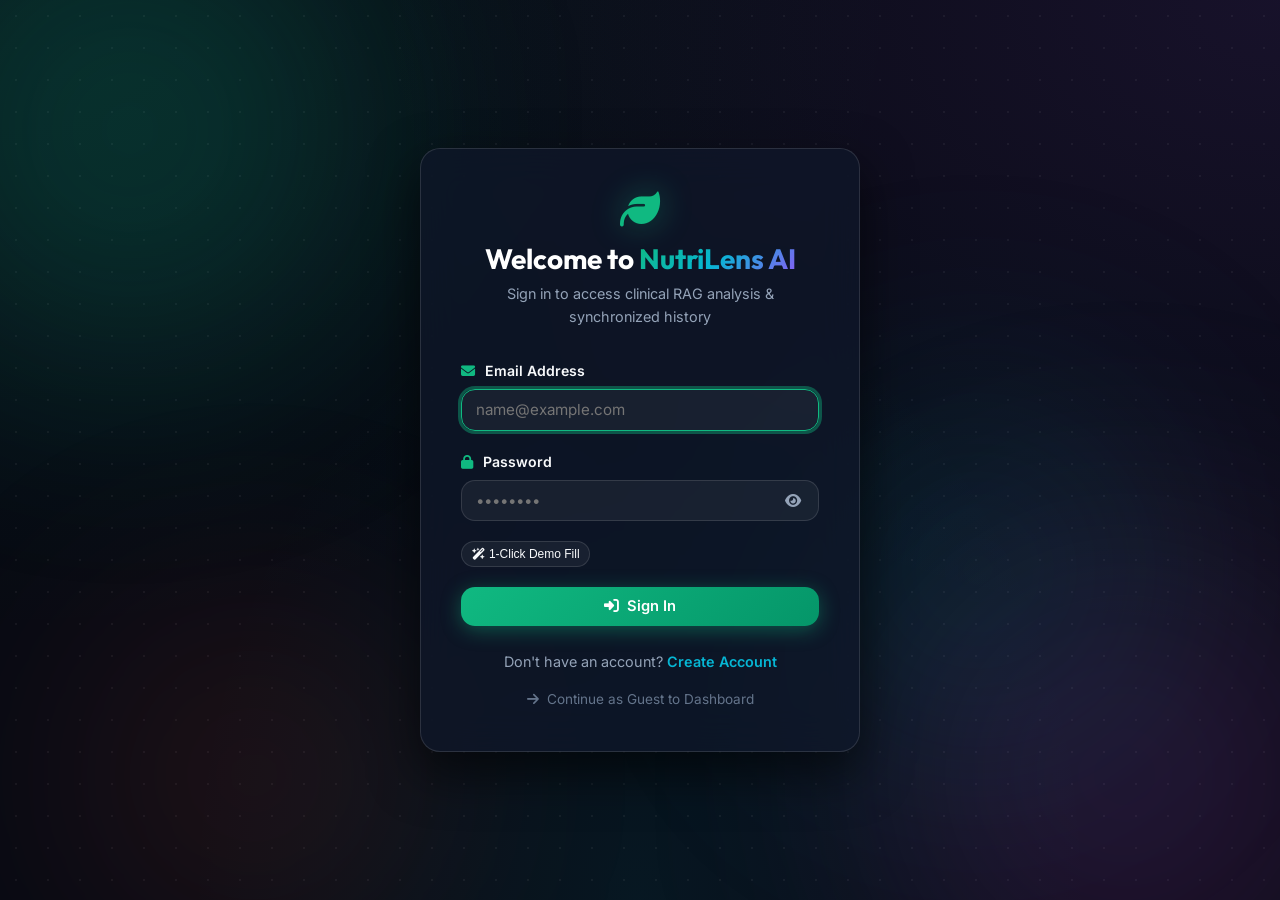
<file: nutrilens-ai/frontend/login.html>
<!DOCTYPE html>
<html lang="en">
<head>
  <meta charset="UTF-8">
  <meta name="viewport" content="width=device-width, initial-scale=1.0">
  <title>Sign In — NutriLens AI</title>
  <meta name="description" content="Log in to NutriLens AI to access your personalized nutritional health evaluations and synchronized scan history.">
  
  <!-- Google Fonts: Inter & Outfit -->
  <link rel="preconnect" href="https://fonts.googleapis.com">
  <link rel="preconnect" href="https://fonts.gstatic.com" crossorigin>
  <link href="https://fonts.googleapis.com/css2?family=Inter:wght@300;400;500;600;700&family=Outfit:wght@500;600;700;800&display=swap" rel="stylesheet">
  
  <!-- FontAwesome Icons -->
  <link rel="stylesheet" href="https://cdnjs.cloudflare.com/ajax/libs/font-awesome/6.5.1/css/all.min.css">
  
  <!-- Glassmorphism Stylesheet -->
  <link rel="stylesheet" href="css/style.css">

  <style>
    .auth-page-wrapper {
      min-height: 100vh;
      display: flex;
      align-items: center;
      justify-content: center;
      padding: 2rem 1rem;
      position: relative;
      z-index: 10;
    }
    .auth-card-standalone {
      width: 100%;
      max-width: 440px;
      padding: 2.5rem;
      border-radius: var(--radius-lg);
      background: var(--bg-card);
      border: 1px solid var(--bg-card-border);
      backdrop-filter: blur(20px);
      box-shadow: 0 20px 50px rgba(0, 0, 0, 0.6);
      animation: slideUp 0.35s cubic-bezier(0.16, 1, 0.3, 1);
    }
    .auth-header {
      text-align: center;
      margin-bottom: 2rem;
    }
    .auth-header .brand-icon {
      font-size: 2.5rem;
      color: var(--primary);
      margin-bottom: 0.75rem;
      filter: drop-shadow(0 0 16px var(--primary-glow));
    }
    .auth-header h1 {
      font-size: 1.75rem;
      margin-bottom: 0.35rem;
    }
    .auth-header p {
      color: var(--text-muted);
      font-size: 0.9rem;
    }
    .auth-footer-links {
      text-align: center;
      margin-top: 1.5rem;
      font-size: 0.9rem;
      color: var(--text-muted);
    }
    .quick-guest-btn {
      margin-top: 1rem;
      display: flex;
      align-items: center;
      justify-content: center;
      gap: 0.5rem;
      width: 100%;
      color: var(--text-dim);
      font-size: 0.85rem;
      text-decoration: none;
      transition: color var(--transition-fast);
    }
    .quick-guest-btn:hover {
      color: var(--text-main);
    }
  </style>
</head>
<body>

  <!-- Ambient Animated Floating Glow Orbs -->
  <div class="bg-glow glow-1"></div>
  <div class="bg-glow glow-2"></div>
  <div class="bg-glow glow-3"></div>
  <div class="bg-glow glow-4"></div>

  <div class="auth-page-wrapper">
    <div class="auth-card-standalone">
      
      <div class="auth-header">
        <i class="fa-solid fa-leaf brand-icon"></i>
        <h1>Welcome to <span class="gradient-text">NutriLens AI</span></h1>
        <p>Sign in to access clinical RAG analysis & synchronized history</p>
      </div>

      <div id="login-alert" class="auth-alert hidden"></div>

      <form id="standalone-login-form">
        <div class="form-group">
          <label for="login-email"><i class="fa-solid fa-envelope"></i> Email Address</label>
          <input type="email" id="login-email" placeholder="name@example.com" required autocomplete="username" autofocus>
        </div>

        <div class="form-group">
          <label for="login-password"><i class="fa-solid fa-lock"></i> Password</label>
          <div class="password-input-wrapper">
            <input type="password" id="login-password" placeholder="••••••••" required autocomplete="current-password">
            <button type="button" class="btn-password-toggle" id="btn-toggle-pwd" aria-label="Toggle password visibility">
              <i class="fa-solid fa-eye"></i>
            </button>
          </div>
        </div>

        <div style="display:flex; justify-content:space-between; align-items:center; margin-bottom:1.25rem;">
          <button type="button" id="btn-fill-demo" class="chip" style="font-size:0.75rem; padding:0.3rem 0.6rem;">
            <i class="fa-solid fa-wand-magic-sparkles"></i> 1-Click Demo Fill
          </button>
        </div>

        <div class="form-actions">
          <button type="submit" id="btn-login-submit" class="btn btn-primary btn-block">
            <i class="fa-solid fa-right-to-bracket"></i> <span class="btn-text">Sign In</span>
          </button>
        </div>
      </form>

      <div class="auth-footer-links">
        Don't have an account? <a href="register.html" class="auth-link">Create Account</a>
      </div>

      <a href="dashboard.html" class="quick-guest-btn">
        <i class="fa-solid fa-arrow-right"></i> Continue as Guest to Dashboard
      </a>

    </div>
  </div>

  <div id="toast-container" class="toast-container"></div>

  <script>
    const API_BASE = "/api/v1";

    // Auto-redirect if already logged in
    if (localStorage.getItem("nutrilens_token")) {
      window.location.href = "dashboard.html";
    }

    const form = document.getElementById("standalone-login-form");
    const emailInput = document.getElementById("login-email");
    const passwordInput = document.getElementById("login-password");
    const submitBtn = document.getElementById("btn-login-submit");
    const alertBox = document.getElementById("login-alert");
    const togglePwdBtn = document.getElementById("btn-toggle-pwd");

    togglePwdBtn.addEventListener("click", () => {
      const isPwd = passwordInput.type === "password";
      passwordInput.type = isPwd ? "text" : "password";
      togglePwdBtn.innerHTML = isPwd ? `<i class="fa-solid fa-eye-slash"></i>` : `<i class="fa-solid fa-eye"></i>`;
    });

    const demoBtn = document.getElementById("btn-fill-demo");
    if (demoBtn) {
      demoBtn.addEventListener("click", () => {
        emailInput.value = "sanjana_eval@example.com";
        passwordInput.value = "SecurePassword123!";
      });
    }

    form.addEventListener("submit", async (e) => {
      e.preventDefault();
      const email = emailInput.value.trim();
      const password = passwordInput.value;

      if (!email || !password) return;

      submitBtn.disabled = true;
      submitBtn.innerHTML = `<i class="fa-solid fa-spinner fa-spin"></i> Authenticating...`;
      alertBox.classList.add("hidden");

      try {
        const res = await fetch(`${API_BASE}/users/login`, {
          method: "POST",
          headers: { "Content-Type": "application/json" },
          body: JSON.stringify({ email, password }),
        });

        const data = await res.json();

        if (!res.ok) {
          throw new Error(data.detail || "Invalid email or password.");
        }

        // Save token and user details
        localStorage.setItem("nutrilens_token", data.access_token);
        localStorage.setItem("nutrilens_user", JSON.stringify(data.user));
        if (data.user) {
          localStorage.setItem("nutrilens_profile", JSON.stringify({
            age: data.user.age || 30,
            health_conditions: data.user.health_conditions || {},
            allergies: data.user.allergies || [],
            preferred_language: data.user.preferred_language || "en"
          }));
        }

        alertBox.className = "auth-alert auth-alert-success";
        alertBox.innerHTML = `<i class="fa-solid fa-circle-check"></i> Sign in successful! Redirecting...`;
        alertBox.classList.remove("hidden");

        setTimeout(() => {
          window.location.href = "dashboard.html";
        }, 600);

      } catch (err) {
        alertBox.className = "auth-alert auth-alert-error";
        alertBox.innerHTML = `<i class="fa-solid fa-triangle-exclamation"></i> ${err.message}`;
        alertBox.classList.remove("hidden");
        submitBtn.disabled = false;
        submitBtn.innerHTML = `<i class="fa-solid fa-right-to-bracket"></i> Sign In`;
      }
    });
  </script>
</body>
</html>
</file>
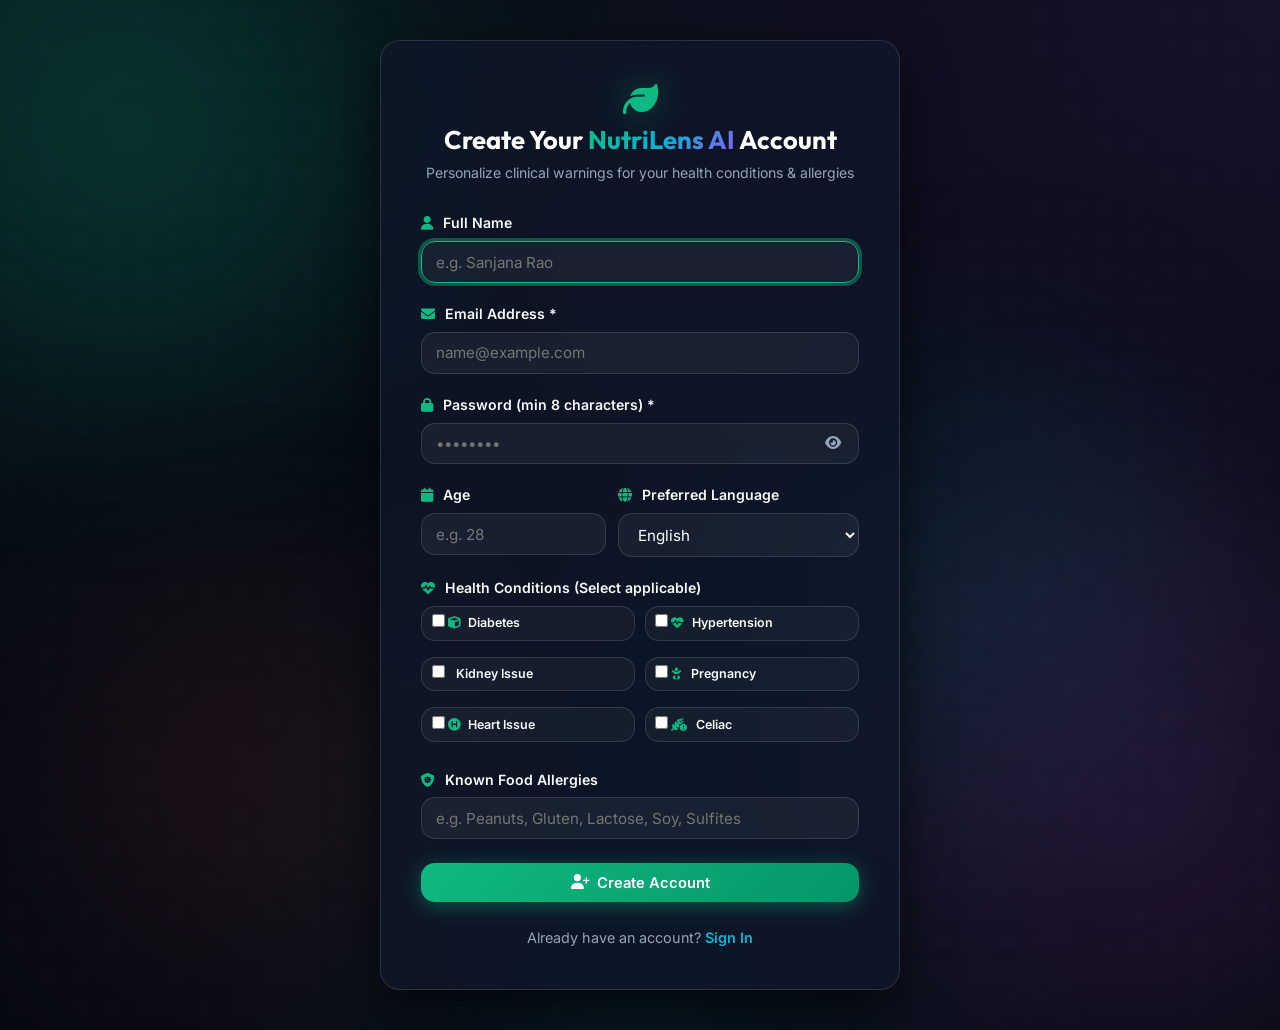
<file: nutrilens-ai/frontend/register.html>
<!DOCTYPE html>
<html lang="en">
<head>
  <meta charset="UTF-8">
  <meta name="viewport" content="width=device-width, initial-scale=1.0">
  <title>Create Free Account — NutriLens AI</title>
  <meta name="description" content="Sign up for NutriLens AI to personalize food health risk assessments, detect allergens, and track your dietary scan history.">
  
  <!-- Google Fonts: Inter & Outfit -->
  <link rel="preconnect" href="https://fonts.googleapis.com">
  <link rel="preconnect" href="https://fonts.gstatic.com" crossorigin>
  <link href="https://fonts.googleapis.com/css2?family=Inter:wght@300;400;500;600;700&family=Outfit:wght@500;600;700;800&display=swap" rel="stylesheet">
  
  <!-- FontAwesome Icons -->
  <link rel="stylesheet" href="https://cdnjs.cloudflare.com/ajax/libs/font-awesome/6.5.1/css/all.min.css">
  
  <!-- Glassmorphism Stylesheet -->
  <link rel="stylesheet" href="css/style.css">

  <style>
    .auth-page-wrapper {
      min-height: 100vh;
      display: flex;
      align-items: center;
      justify-content: center;
      padding: 2.5rem 1rem;
      position: relative;
      z-index: 10;
    }
    .auth-card-standalone {
      width: 100%;
      max-width: 520px;
      padding: 2.5rem;
      border-radius: var(--radius-lg);
      background: var(--bg-card);
      border: 1px solid var(--bg-card-border);
      backdrop-filter: blur(20px);
      box-shadow: 0 20px 50px rgba(0, 0, 0, 0.6);
      animation: slideUp 0.35s cubic-bezier(0.16, 1, 0.3, 1);
    }
    .auth-header {
      text-align: center;
      margin-bottom: 1.75rem;
    }
    .auth-header .brand-icon {
      font-size: 2.2rem;
      color: var(--primary);
      margin-bottom: 0.5rem;
      filter: drop-shadow(0 0 16px var(--primary-glow));
    }
    .auth-header h1 {
      font-size: 1.6rem;
      margin-bottom: 0.35rem;
    }
    .auth-header p {
      color: var(--text-muted);
      font-size: 0.88rem;
    }
    .auth-footer-links {
      text-align: center;
      margin-top: 1.5rem;
      font-size: 0.9rem;
      color: var(--text-muted);
    }
  </style>
</head>
<body>

  <!-- Ambient Animated Floating Glow Orbs -->
  <div class="bg-glow glow-1"></div>
  <div class="bg-glow glow-2"></div>
  <div class="bg-glow glow-3"></div>
  <div class="bg-glow glow-4"></div>

  <div class="auth-page-wrapper">
    <div class="auth-card-standalone">
      
      <div class="auth-header">
        <i class="fa-solid fa-leaf brand-icon"></i>
        <h1>Create Your <span class="gradient-text">NutriLens AI</span> Account</h1>
        <p>Personalize clinical warnings for your health conditions & allergies</p>
      </div>

      <div id="register-alert" class="auth-alert hidden"></div>

      <form id="standalone-register-form">
        <div class="form-group">
          <label for="reg-fullname"><i class="fa-solid fa-user"></i> Full Name</label>
          <input type="text" id="reg-fullname" placeholder="e.g. Sanjana Rao" autocomplete="name" autofocus>
        </div>

        <div class="form-group">
          <label for="reg-email"><i class="fa-solid fa-envelope"></i> Email Address *</label>
          <input type="email" id="reg-email" placeholder="name@example.com" required autocomplete="email">
        </div>

        <div class="form-group">
          <label for="reg-password"><i class="fa-solid fa-lock"></i> Password (min 8 characters) *</label>
          <div class="password-input-wrapper">
            <input type="password" id="reg-password" placeholder="••••••••" minlength="8" required autocomplete="new-password">
            <button type="button" class="btn-password-toggle" id="btn-toggle-pwd" aria-label="Toggle password visibility">
              <i class="fa-solid fa-eye"></i>
            </button>
          </div>
        </div>

        <div class="grid-2col-form">
          <div class="form-group">
            <label for="reg-age"><i class="fa-solid fa-calendar"></i> Age</label>
            <input type="number" id="reg-age" min="1" max="120" placeholder="e.g. 28">
          </div>

          <div class="form-group">
            <label for="reg-language"><i class="fa-solid fa-globe"></i> Preferred Language</label>
            <select id="reg-language">
              <option value="en" selected>English</option>
              <option value="hi">हिंदी (Hindi)</option>
              <option value="kn">ಕನ್ನಡ (Kannada)</option>
              <option value="ta">தமிழ் (Tamil)</option>
            </select>
          </div>
        </div>

        <div class="form-group">
          <label><i class="fa-solid fa-heart-pulse"></i> Health Conditions (Select applicable)</label>
          <div class="toggles-grid toggles-grid-compact">
            <label class="toggle-card">
              <input type="checkbox" id="cond-diabetes">
              <span class="toggle-label"><i class="fa-solid fa-cube"></i> Diabetes</span>
            </label>
            <label class="toggle-card">
              <input type="checkbox" id="cond-hypertension">
              <span class="toggle-label"><i class="fa-solid fa-heart-pulse"></i> Hypertension</span>
            </label>
            <label class="toggle-card">
              <input type="checkbox" id="cond-kidney">
              <span class="toggle-label"><i class="fa-solid fa-kidney"></i> Kidney Issue</span>
            </label>
            <label class="toggle-card">
              <input type="checkbox" id="cond-pregnancy">
              <span class="toggle-label"><i class="fa-solid fa-baby"></i> Pregnancy</span>
            </label>
            <label class="toggle-card">
              <input type="checkbox" id="cond-heart">
              <span class="toggle-label"><i class="fa-solid fa-circle-h"></i> Heart Issue</span>
            </label>
            <label class="toggle-card">
              <input type="checkbox" id="cond-celiac">
              <span class="toggle-label"><i class="fa-solid fa-wheat-awn-circle-exclamation"></i> Celiac</span>
            </label>
          </div>
        </div>

        <div class="form-group">
          <label for="reg-allergies"><i class="fa-solid fa-shield-virus"></i> Known Food Allergies</label>
          <input type="text" id="reg-allergies" placeholder="e.g. Peanuts, Gluten, Lactose, Soy, Sulfites">
        </div>

        <div class="form-actions" style="margin-top: 1.5rem;">
          <button type="submit" id="btn-reg-submit" class="btn btn-primary btn-block">
            <i class="fa-solid fa-user-plus"></i> <span class="btn-text">Create Account</span>
          </button>
        </div>
      </form>

      <div class="auth-footer-links">
        Already have an account? <a href="login.html" class="auth-link">Sign In</a>
      </div>

    </div>
  </div>

  <script>
    const API_BASE = "/api/v1";

    const form = document.getElementById("standalone-register-form");
    const fullnameInput = document.getElementById("reg-fullname");
    const emailInput = document.getElementById("reg-email");
    const passwordInput = document.getElementById("reg-password");
    const ageInput = document.getElementById("reg-age");
    const languageInput = document.getElementById("reg-language");
    const allergiesInput = document.getElementById("reg-allergies");
    const submitBtn = document.getElementById("btn-reg-submit");
    const alertBox = document.getElementById("register-alert");
    const togglePwdBtn = document.getElementById("btn-toggle-pwd");

    togglePwdBtn.addEventListener("click", () => {
      const isPwd = passwordInput.type === "password";
      passwordInput.type = isPwd ? "text" : "password";
      togglePwdBtn.innerHTML = isPwd ? `<i class="fa-solid fa-eye-slash"></i>` : `<i class="fa-solid fa-eye"></i>`;
    });

    form.addEventListener("submit", async (e) => {
      e.preventDefault();
      const email = emailInput.value.trim();
      const password = passwordInput.value;
      const fullName = fullnameInput.value.trim();
      const age = parseInt(ageInput.value) || 30;
      const language = languageInput.value || "en";
      const allergies = allergiesInput.value.split(",").map(s => s.trim()).filter(Boolean);

      const healthConditions = {
        diabetes: document.getElementById("cond-diabetes").checked,
        hypertension: document.getElementById("cond-hypertension").checked,
        kidney_disease: document.getElementById("cond-kidney").checked,
        pregnancy: document.getElementById("cond-pregnancy").checked,
        heart_disease: document.getElementById("cond-heart").checked,
        celiac_disease: document.getElementById("cond-celiac").checked,
        obesity: false,
      };

      if (!email || !password) return;

      submitBtn.disabled = true;
      submitBtn.innerHTML = `<i class="fa-solid fa-spinner fa-spin"></i> Creating Account...`;
      alertBox.classList.add("hidden");

      try {
        const res = await fetch(`${API_BASE}/users/register`, {
          method: "POST",
          headers: { "Content-Type": "application/json" },
          body: JSON.stringify({
            email,
            password,
            full_name: fullName || null,
            age,
            health_conditions: healthConditions,
            allergies,
            preferred_language: language,
          }),
        });

        const data = await res.json();

        if (!res.ok) {
          throw new Error(data.detail || "Registration failed. Please check inputs.");
        }

        // Save token and user
        localStorage.setItem("nutrilens_token", data.access_token);
        localStorage.setItem("nutrilens_user", JSON.stringify(data.user));
        localStorage.setItem("nutrilens_profile", JSON.stringify({
          age,
          health_conditions: healthConditions,
          allergies,
          preferred_language: language,
        }));

        alertBox.className = "auth-alert auth-alert-success";
        alertBox.innerHTML = `<i class="fa-solid fa-circle-check"></i> Account created successfully! Redirecting...`;
        alertBox.classList.remove("hidden");

        setTimeout(() => {
          window.location.href = "dashboard.html";
        }, 600);

      } catch (err) {
        alertBox.className = "auth-alert auth-alert-error";
        alertBox.innerHTML = `<i class="fa-solid fa-triangle-exclamation"></i> ${err.message}`;
        alertBox.classList.remove("hidden");
        submitBtn.disabled = false;
        submitBtn.innerHTML = `<i class="fa-solid fa-user-plus"></i> Create Account`;
      }
    });
  </script>
</body>
</html>
</file>
<file: nutrilens-ai/frontend/css/style.css>
/* ─────────────────────────────────────────────────────────────
   NutriLens AI — Modern Glassmorphism & Responsive Mobile CSS
   ───────────────────────────────────────────────────────────── */

:root {
  /* Ultra-Vibrant Curated Palette */
  --bg-dark: #070a13;
  --bg-card: rgba(15, 23, 42, 0.75);
  --bg-card-border: rgba(255, 255, 255, 0.12);
  --bg-card-hover: rgba(30, 41, 59, 0.85);

  --primary: #10b981; /* Vibrant Emerald */
  --primary-glow: rgba(16, 185, 129, 0.4);
  --primary-hover: #059669;

  --accent-cyan: #06b6d4; /* Electric Cyan */
  --accent-cyan-glow: rgba(6, 182, 212, 0.35);
  --accent-purple: #a855f7; /* Vivid Violet */
  --accent-purple-glow: rgba(168, 85, 247, 0.35);
  --accent-pink: #f43f5e; /* Rose Coral */
  --accent-pink-glow: rgba(244, 63, 94, 0.35);
  --accent-amber: #f59e0b; /* Golden Amber */

  --status-safe: #10b981;
  --status-warning: #f59e0b;
  --status-danger: #f43f5e;
  --status-info: #06b6d4;
  --status-critical: #e11d48;

  --text-main: #f8fafc;
  --text-muted: #94a3b8;
  --text-dim: #64748b;

  --font-main: 'Inter', system-ui, -apple-system, sans-serif;
  --font-heading: 'Outfit', system-ui, -apple-system, sans-serif;

  --radius-sm: 8px;
  --radius-md: 14px;
  --radius-lg: 20px;
  --radius-full: 9999px;

  --transition-fast: 0.2s cubic-bezier(0.4, 0, 0.2, 1);
  --transition-normal: 0.35s cubic-bezier(0.16, 1, 0.3, 1);
}

/* Reset & Base Styles */
* {
  box-sizing: border-box;
  margin: 0;
  padding: 0;
}

body {
  background-color: var(--bg-dark);
  background-image: 
    radial-gradient(rgba(255, 255, 255, 0.05) 1px, transparent 1px),
    radial-gradient(at 0% 0%, rgba(16, 185, 129, 0.08) 0px, transparent 50%),
    radial-gradient(at 100% 0%, rgba(168, 85, 247, 0.1) 0px, transparent 50%),
    radial-gradient(at 50% 100%, rgba(6, 182, 212, 0.08) 0px, transparent 50%);
  background-size: 32px 32px, 100% 100%, 100% 100%, 100% 100%;
  color: var(--text-main);
  font-family: var(--font-main);
  line-height: 1.6;
  min-height: 100vh;
  overflow-x: hidden;
  position: relative;
}

/* Ambient Animated Floating Glow Orbs */
.bg-glow {
  position: fixed;
  border-radius: 50%;
  filter: blur(120px);
  pointer-events: none;
  z-index: 0;
  opacity: 0.55;
  will-change: transform, opacity;
}

.glow-1 {
  width: 500px;
  height: 500px;
  background: radial-gradient(circle, rgba(16, 185, 129, 0.45) 0%, rgba(6, 182, 212, 0.15) 100%);
  top: -120px;
  left: -120px;
  animation: floatOrb1 18s ease-in-out infinite alternate;
}

.glow-2 {
  width: 550px;
  height: 550px;
  background: radial-gradient(circle, rgba(168, 85, 247, 0.35) 0%, rgba(244, 63, 94, 0.15) 100%);
  bottom: -150px;
  right: -120px;
  animation: floatOrb2 22s ease-in-out infinite alternate;
}

.glow-3 {
  width: 420px;
  height: 420px;
  background: radial-gradient(circle, rgba(6, 182, 212, 0.3) 0%, rgba(16, 185, 129, 0.1) 100%);
  top: 40%;
  left: 60%;
  animation: floatOrb3 15s ease-in-out infinite alternate;
}

.glow-4 {
  width: 380px;
  height: 380px;
  background: radial-gradient(circle, rgba(244, 63, 94, 0.25) 0%, rgba(245, 158, 11, 0.12) 100%);
  top: 65%;
  left: 5%;
  animation: floatOrb4 20s ease-in-out infinite alternate;
}

@keyframes floatOrb1 {
  0% { transform: translate(0, 0) scale(1); }
  50% { transform: translate(120px, 80px) scale(1.15); }
  100% { transform: translate(60px, 160px) scale(0.95); }
}

@keyframes floatOrb2 {
  0% { transform: translate(0, 0) scale(1); }
  50% { transform: translate(-100px, -120px) scale(1.2); }
  100% { transform: translate(-160px, -60px) scale(0.9); }
}

@keyframes floatOrb3 {
  0% { transform: translate(0, 0) scale(0.9); opacity: 0.35; }
  50% { transform: translate(-80px, 100px) scale(1.1); opacity: 0.6; }
  100% { transform: translate(100px, -70px) scale(1); opacity: 0.45; }
}

@keyframes floatOrb4 {
  0% { transform: translate(0, 0) scale(1); }
  50% { transform: translate(90px, -90px) scale(1.15); }
  100% { transform: translate(40px, 60px) scale(0.9); }
}

.container {
  max-width: 1200px;
  margin: 0 auto;
  padding: 0 1.5rem;
  position: relative;
  z-index: 1;
}

/* Typography Helpers */
h1, h2, h3, h4, h5, h6 {
  font-family: var(--font-heading);
  font-weight: 700;
  color: #ffffff;
  line-height: 1.25;
}

.gradient-text {
  background: linear-gradient(135deg, #10b981 0%, #06b6d4 50%, #8b5cf6 100%);
  -webkit-background-clip: text;
  -webkit-text-fill-color: transparent;
}

.accent-text {
  color: var(--primary);
}

/* Glassmorphism Card Utility */
.glass {
  background: var(--bg-card);
  backdrop-filter: blur(16px);
  -webkit-backdrop-filter: blur(16px);
  border: 1px solid var(--bg-card-border);
  box-shadow: 0 20px 40px rgba(0, 0, 0, 0.4);
}

.card {
  border-radius: var(--radius-lg);
  padding: 1.75rem;
  transition: border-color var(--transition-fast), transform var(--transition-fast);
}

/* Navbar */
.navbar {
  position: sticky;
  top: 0;
  z-index: 100;
  background: rgba(11, 15, 25, 0.85);
  backdrop-filter: blur(12px);
  border-bottom: 1px solid var(--bg-card-border);
  padding: 1rem 0;
}

.nav-container {
  display: flex;
  justify-content: space-between;
  align-items: center;
}

.brand {
  display: flex;
  align-items: center;
  gap: 0.75rem;
  cursor: pointer;
}

.brand-icon {
  font-size: 1.8rem;
  color: var(--primary);
  filter: drop-shadow(0 0 10px var(--primary-glow));
}

.brand-name {
  font-family: var(--font-heading);
  font-size: 1.4rem;
  font-weight: 800;
}

.brand-tagline {
  display: block;
  font-size: 0.72rem;
  color: var(--text-muted);
  text-transform: uppercase;
  letter-spacing: 0.8px;
}

.nav-actions {
  display: flex;
  align-items: center;
  gap: 0.75rem;
}

.language-picker {
  display: flex;
  align-items: center;
  gap: 0.4rem;
  background: rgba(255, 255, 255, 0.05);
  border: 1px solid var(--bg-card-border);
  padding: 0.4rem 0.7rem;
  border-radius: var(--radius-full);
  font-size: 0.88rem;
}

.language-picker select {
  background: transparent;
  border: none;
  color: var(--text-main);
  font-size: 0.88rem;
  outline: none;
  cursor: pointer;
}

.language-picker select option {
  background: #121826;
  color: #fff;
}

/* Buttons */
.btn {
  display: inline-flex;
  align-items: center;
  justify-content: center;
  gap: 0.5rem;
  padding: 0.65rem 1.4rem;
  font-family: var(--font-main);
  font-weight: 600;
  font-size: 0.92rem;
  border-radius: var(--radius-md);
  border: none;
  cursor: pointer;
  transition: all var(--transition-fast);
}

.btn-primary {
  background: linear-gradient(135deg, #10b981 0%, #059669 100%);
  color: #fff;
  box-shadow: 0 4px 20px var(--primary-glow);
}

.btn-primary:hover {
  transform: translateY(-2px);
  box-shadow: 0 6px 24px rgba(16, 185, 129, 0.4);
}

.btn-outline {
  background: rgba(255, 255, 255, 0.05);
  border: 1px solid var(--bg-card-border);
  color: var(--text-main);
}

.btn-outline:hover {
  background: rgba(255, 255, 255, 0.1);
  border-color: rgba(255, 255, 255, 0.2);
}

.btn-outline-danger {
  background: rgba(239, 68, 68, 0.1);
  border: 1px solid rgba(239, 68, 68, 0.3);
  color: var(--status-danger);
}

.btn-outline-danger:hover {
  background: rgba(239, 68, 68, 0.2);
}

.btn-sm {
  padding: 0.4rem 0.8rem;
  font-size: 0.82rem;
}

.btn-block {
  width: 100%;
}

.btn-icon {
  background: transparent;
  border: none;
  color: var(--text-muted);
  font-size: 1.2rem;
  cursor: pointer;
}

.btn-icon:hover {
  color: #fff;
}

/* Badges */
.badge {
  display: inline-flex;
  align-items: center;
  gap: 0.3rem;
  padding: 0.3rem 0.75rem;
  border-radius: var(--radius-full);
  font-size: 0.78rem;
  font-weight: 600;
  text-transform: uppercase;
  letter-spacing: 0.5px;
}

.badge-sm {
  padding: 0.15rem 0.45rem;
  font-size: 0.68rem;
}

.badge-info { background: rgba(59, 130, 246, 0.15); color: var(--status-info); border: 1px solid rgba(59, 130, 246, 0.3); }
.badge-safe { background: rgba(16, 185, 129, 0.15); color: var(--status-safe); border: 1px solid rgba(16, 185, 129, 0.3); }
.badge-warning { background: rgba(245, 158, 11, 0.15); color: var(--status-warning); border: 1px solid rgba(245, 158, 11, 0.3); }
.badge-danger { background: rgba(239, 68, 68, 0.15); color: var(--status-danger); border: 1px solid rgba(239, 68, 68, 0.3); }
.badge-mono { font-family: monospace; background: rgba(255,255,255,0.08); color: var(--text-muted); }

/* Main Content */
.main-content {
  padding-top: 2rem;
  padding-bottom: 4rem;
}

/* Hero Scanner Section */
.hero-scanner {
  margin-bottom: 2rem;
}

.hero-header {
  margin-bottom: 1.5rem;
}

.hero-title {
  font-size: 2.2rem;
  margin-bottom: 0.5rem;
}

.hero-subtitle {
  color: var(--text-muted);
  max-width: 680px;
  margin: 0 auto;
  font-size: 0.98rem;
}

/* Scan Mode Tabs */
.scan-tabs {
  display: flex;
  justify-content: center;
  gap: 0.75rem;
  margin-bottom: 1.5rem;
}

.scan-tab-btn {
  background: rgba(255, 255, 255, 0.04);
  border: 1px solid var(--bg-card-border);
  color: var(--text-muted);
  padding: 0.6rem 1.2rem;
  border-radius: var(--radius-md);
  cursor: pointer;
  font-weight: 500;
  transition: all var(--transition-fast);
  white-space: nowrap;
}

.scan-tab-btn.active, .scan-tab-btn:hover {
  background: rgba(16, 185, 129, 0.15);
  border-color: var(--primary);
  color: #fff;
}

/* Scanner Viewports */
.scan-viewport {
  display: flex;
  flex-direction: column;
  align-items: center;
}

.camera-wrapper {
  position: relative;
  width: 100%;
  max-width: 480px;
  height: 320px;
  background: #000;
  border-radius: var(--radius-md);
  overflow: hidden;
  border: 2px solid var(--bg-card-border);
}

#camera-video {
  width: 100%;
  height: 100%;
  object-fit: cover;
}

.scan-guide-box {
  position: absolute;
  top: 50%;
  left: 50%;
  transform: translate(-50%, -50%);
  width: 75%;
  height: 55%;
  border: 2px stroke rgba(255, 255, 255, 0.3);
  pointer-events: none;
}

.corner {
  position: absolute;
  width: 20px;
  height: 20px;
  border-color: var(--primary);
  border-style: solid;
}
.corner-tl { top: 0; left: 0; border-width: 3px 0 0 3px; }
.corner-tr { top: 0; right: 0; border-width: 3px 3px 0 0; }
.corner-bl { bottom: 0; left: 0; border-width: 0 0 3px 3px; }
.corner-br { bottom: 0; right: 0; border-width: 0 3px 3px 0; }

.laser-line {
  position: absolute;
  width: 100%;
  height: 2px;
  background: var(--primary);
  box-shadow: 0 0 12px var(--primary);
  animation: scanLaser 2s infinite ease-in-out;
}

@keyframes scanLaser {
  0% { top: 5%; }
  50% { top: 90%; }
  100% { top: 5%; }
}

.camera-status {
  position: absolute;
  bottom: 12px;
  left: 50%;
  transform: translateX(-50%);
  background: rgba(0,0,0,0.7);
  padding: 0.3rem 0.8rem;
  border-radius: var(--radius-full);
  font-size: 0.8rem;
  color: var(--text-muted);
}

.camera-controls {
  margin-top: 1rem;
}

/* Upload Dropzone */
.upload-dropzone {
  width: 100%;
  max-width: 520px;
  padding: 2.5rem 1.5rem;
  border: 2px dashed rgba(255, 255, 255, 0.2);
  border-radius: var(--radius-md);
  text-align: center;
  background: rgba(255, 255, 255, 0.02);
  transition: all var(--transition-fast);
  cursor: pointer;
}

.upload-dropzone:hover, .upload-dropzone.dragover {
  border-color: var(--primary);
  background: rgba(16, 185, 129, 0.05);
}

.dropzone-icon {
  font-size: 2.8rem;
  color: var(--primary);
  margin-bottom: 1rem;
}

/* Manual Input Form */
.manual-input-group {
  display: flex;
  width: 100%;
  max-width: 520px;
  gap: 0.5rem;
}

.manual-input-group input {
  flex: 1;
  background: rgba(255, 255, 255, 0.05);
  border: 1px solid var(--bg-card-border);
  padding: 0.75rem 1rem;
  border-radius: var(--radius-md);
  color: #fff;
  font-size: 1rem;
  outline: none;
}

.manual-input-group input:focus {
  border-color: var(--primary);
  box-shadow: 0 0 0 3px var(--primary-glow);
}

/* Sample Barcode Chips */
.sample-barcodes {
  margin-top: 1.5rem;
  text-align: center;
}

.sample-label {
  display: block;
  font-size: 0.84rem;
  color: var(--text-muted);
  margin-bottom: 0.6rem;
}

.sample-chips {
  display: flex;
  flex-wrap: wrap;
  justify-content: center;
  gap: 0.5rem;
}

.chip {
  background: rgba(255, 255, 255, 0.05);
  border: 1px solid var(--bg-card-border);
  color: var(--text-main);
  padding: 0.35rem 0.8rem;
  border-radius: var(--radius-full);
  font-size: 0.82rem;
  cursor: pointer;
  transition: all var(--transition-fast);
}

.chip:hover {
  background: rgba(16, 185, 129, 0.15);
  border-color: var(--primary);
  transform: translateY(-1px);
}

/* Loading Overlay */
.loading-overlay {
  position: fixed;
  top: 0; left: 0; right: 0; bottom: 0;
  background: rgba(11, 15, 25, 0.85);
  backdrop-filter: blur(10px);
  z-index: 200;
  display: flex;
  align-items: center;
  justify-content: center;
  padding: 1.5rem;
}

.spinner-card {
  max-width: 450px;
  text-align: center;
  padding: 2.5rem;
}

.spinner {
  width: 54px;
  height: 54px;
  border: 4px solid rgba(16, 185, 129, 0.15);
  border-top-color: var(--primary);
  border-radius: 50%;
  animation: spin 1s infinite linear;
  margin: 0 auto 1.5rem;
}

@keyframes spin {
  to { transform: rotate(360deg); }
}

.loading-subtext {
  font-size: 0.85rem;
  color: var(--text-muted);
  margin-top: 0.5rem;
}

/* Results Dashboard */
.results-section {
  display: flex;
  flex-direction: column;
  gap: 1.5rem;
}

.product-header-card {
  padding: 2rem;
}

.product-info-grid {
  display: grid;
  grid-template-columns: 140px 1fr 220px;
  gap: 2rem;
  align-items: center;
}

.product-image-container {
  width: 130px;
  height: 130px;
  background: rgba(255, 255, 255, 0.05);
  border-radius: var(--radius-md);
  overflow: hidden;
  display: flex;
  align-items: center;
  justify-content: center;
  border: 1px solid var(--bg-card-border);
}

.product-image-container img {
  max-width: 100%;
  max-height: 100%;
  object-fit: contain;
}

.product-badges {
  display: flex;
  flex-wrap: wrap;
  gap: 0.5rem;
  margin-bottom: 0.6rem;
}

.product-name {
  font-size: 1.8rem;
  margin-bottom: 0.3rem;
}

.product-brand {
  color: var(--primary);
  font-size: 1rem;
  font-weight: 500;
}

.product-category {
  color: var(--text-muted);
  font-size: 0.88rem;
  margin-top: 0.2rem;
}

/* Radial Health Gauge */
.health-score-gauge-card {
  display: flex;
  flex-direction: column;
  align-items: center;
  justify-content: center;
  background: rgba(255, 255, 255, 0.03);
  border-radius: var(--radius-md);
  padding: 1rem;
  border: 1px solid var(--bg-card-border);
}

.gauge-wrapper {
  position: relative;
  width: 120px;
  height: 120px;
}

.gauge-svg {
  width: 100%;
  height: 100%;
  transform: rotate(-90deg);
}

.gauge-bg {
  fill: none;
  stroke: rgba(255, 255, 255, 0.08);
  stroke-width: 10;
}

.gauge-fill {
  fill: none;
  stroke: var(--primary);
  stroke-width: 10;
  stroke-linecap: round;
  stroke-dasharray: 314;
  stroke-dashoffset: 314;
  transition: stroke-dashoffset 1.5s ease-out, stroke 0.5s ease;
}

.gauge-value {
  position: absolute;
  top: 50%;
  left: 50%;
  transform: translate(-50%, -50%);
  text-align: center;
}

#score-number {
  font-family: var(--font-heading);
  font-size: 1.8rem;
  font-weight: 800;
  line-height: 1;
}

.score-max {
  font-size: 0.72rem;
  color: var(--text-muted);
  display: block;
}

.gauge-verdict {
  margin-top: 0.6rem;
  text-align: center;
}

.verdict-title {
  font-weight: 700;
  font-size: 0.95rem;
  margin-bottom: 0.2rem;
}

/* Results Tab Bar */
.result-tabs-bar {
  display: flex;
  gap: 0.5rem;
  overflow-x: auto;
  padding-bottom: 0.5rem;
  -webkit-overflow-scrolling: touch;
  scrollbar-width: none; /* Firefox */
}

.result-tabs-bar::-webkit-scrollbar {
  display: none; /* Chrome / Safari */
}

.result-tab {
  background: var(--bg-card);
  border: 1px solid var(--bg-card-border);
  color: var(--text-muted);
  padding: 0.7rem 1.2rem;
  border-radius: var(--radius-md);
  font-weight: 600;
  font-size: 0.9rem;
  white-space: nowrap;
  cursor: pointer;
  transition: all var(--transition-fast);
}

.result-tab.active, .result-tab:hover {
  background: rgba(16, 185, 129, 0.15);
  border-color: var(--primary);
  color: #fff;
}

/* Tab Contents & Cards Grid */
.tab-content {
  animation: fadeIn 0.3s ease;
}

@keyframes fadeIn {
  from { opacity: 0; transform: translateY(6px); }
  to { opacity: 1; transform: translateY(0); }
}

.section-title-bar {
  margin-bottom: 1.25rem;
}

.subtitle-hint {
  font-size: 0.82rem;
  color: var(--text-muted);
}

.grid-2col {
  display: grid;
  grid-template-columns: 1fr 1fr;
  gap: 1.5rem;
}

.cards-grid {
  display: grid;
  grid-template-columns: repeat(auto-fill, minmax(300px, 1fr));
  gap: 1rem;
}

/* Health Risk Card Item */
.risk-card {
  background: rgba(255, 255, 255, 0.03);
  border-radius: var(--radius-md);
  padding: 1.2rem;
  border-left: 4px solid var(--status-info);
}

.risk-card.high { border-left-color: var(--status-danger); }
.risk-card.moderate { border-left-color: var(--status-warning); }
.risk-card.low { border-left-color: var(--status-safe); }

.risk-header {
  display: flex;
  justify-content: space-between;
  align-items: center;
  margin-bottom: 0.5rem;
}

.risk-condition {
  font-weight: 700;
  font-size: 1rem;
}

/* Raw ingredients box */
.raw-ingredients-box {
  background: rgba(255, 255, 255, 0.03);
  border-radius: var(--radius-md);
  padding: 1rem;
  margin-bottom: 1.25rem;
  font-size: 0.88rem;
  color: var(--text-muted);
  border: 1px dashed var(--bg-card-border);
}

/* Ingredient Item Table */
.ingredient-item {
  display: flex;
  justify-content: space-between;
  align-items: center;
  padding: 0.8rem 1rem;
  border-bottom: 1px solid var(--bg-card-border);
}

.ingredient-item:last-child {
  border-bottom: none;
}

.ing-name { font-weight: 600; }
.ing-purpose { font-size: 0.82rem; color: var(--text-muted); }

/* Nutrition Grid */
.nutrition-meters-grid {
  display: grid;
  grid-template-columns: repeat(2, 1fr);
  gap: 1rem;
}

.nutriment-card {
  background: rgba(255, 255, 255, 0.03);
  padding: 1rem;
  border-radius: var(--radius-md);
  text-align: center;
}

.nutriment-val {
  font-size: 1.4rem;
  font-weight: 800;
  color: var(--primary);
}

.nutriment-lbl {
  font-size: 0.8rem;
  color: var(--text-muted);
}

/* FSSAI Box */
.fssai-box {
  display: flex;
  align-items: flex-start;
  gap: 1rem;
  background: rgba(16, 185, 129, 0.05);
  border: 1px solid rgba(16, 185, 129, 0.2);
  padding: 1.2rem;
  border-radius: var(--radius-md);
}

.fssai-icon {
  font-size: 2rem;
  color: var(--primary);
}

/* Styled Lists */
.styled-list {
  list-style: none;
}

.styled-list li {
  position: relative;
  padding-left: 1.5rem;
  margin-bottom: 0.75rem;
  font-size: 0.92rem;
}

.styled-list li::before {
  content: "✓";
  position: absolute;
  left: 0;
  color: var(--primary);
  font-weight: 800;
}

/* Alternatives Card */
.alt-card {
  background: rgba(255, 255, 255, 0.03);
  border-radius: var(--radius-md);
  padding: 1rem;
  margin-bottom: 0.8rem;
  border: 1px solid var(--bg-card-border);
}

.alt-name { font-weight: 700; color: var(--primary); }

/* ─────────────────────────────────────────────────────────────
   HARMFUL HEALTH EFFECTS & ORGAN SYSTEM MATRIX
   ───────────────────────────────────────────────────────────── */
.tab-urgent-impact {
  background: linear-gradient(135deg, rgba(244, 63, 94, 0.15), rgba(239, 68, 68, 0.05)) !important;
  border-color: rgba(244, 63, 94, 0.3) !important;
  color: #fca5a5 !important;
}

.tab-urgent-impact.active {
  background: linear-gradient(135deg, #f43f5e, #be123c) !important;
  color: #ffffff !important;
  box-shadow: 0 4px 18px var(--accent-pink-glow) !important;
}

.health-impacts-header {
  display: flex;
  justify-content: space-between;
  align-items: center;
  flex-wrap: wrap;
  gap: 1rem;
  margin-bottom: 1.5rem;
  padding: 1.25rem 1.5rem;
  border-radius: var(--radius-md);
  background: linear-gradient(135deg, rgba(244, 63, 94, 0.12) 0%, rgba(168, 85, 247, 0.08) 100%);
  border: 1px solid rgba(244, 63, 94, 0.3);
}

.health-impacts-title {
  display: flex;
  align-items: center;
  gap: 0.75rem;
}

.impact-warning-icon {
  font-size: 2rem;
  color: var(--accent-pink);
  filter: drop-shadow(0 0 12px var(--accent-pink-glow));
}

.organ-grid {
  display: grid;
  grid-template-columns: repeat(auto-fill, minmax(320px, 1fr));
  gap: 1.25rem;
  margin-bottom: 1.75rem;
}

.organ-card {
  background: rgba(18, 24, 38, 0.85);
  border: 1px solid var(--bg-card-border);
  border-radius: var(--radius-lg);
  padding: 1.4rem;
  transition: all var(--transition-normal);
  position: relative;
  overflow: hidden;
  display: flex;
  flex-direction: column;
  justify-content: space-between;
}

.organ-card::before {
  content: "";
  position: absolute;
  top: 0; left: 0; right: 0;
  height: 3px;
  background: var(--card-accent-gradient, linear-gradient(90deg, var(--accent-pink), var(--accent-purple)));
}

.organ-card:hover {
  transform: translateY(-4px);
  border-color: rgba(244, 63, 94, 0.4);
  box-shadow: 0 14px 30px rgba(0, 0, 0, 0.4), 0 0 20px rgba(244, 63, 94, 0.15);
}

.organ-card-top {
  display: flex;
  align-items: center;
  justify-content: space-between;
  margin-bottom: 1rem;
}

.organ-identity {
  display: flex;
  align-items: center;
  gap: 0.75rem;
}

.organ-icon-circle {
  width: 44px;
  height: 44px;
  border-radius: 50%;
  display: flex;
  align-items: center;
  justify-content: center;
  font-size: 1.25rem;
  color: #fff;
  background: var(--organ-gradient, linear-gradient(135deg, #f43f5e, #be123c));
  box-shadow: 0 4px 14px rgba(0, 0, 0, 0.35);
  flex-shrink: 0;
}

.organ-name {
  font-size: 1.1rem;
  font-weight: 700;
  color: #fff;
}

.organ-subtext {
  font-size: 0.78rem;
  color: var(--text-muted);
}

.organ-consequences {
  list-style: none;
  margin: 0.75rem 0 1.25rem;
}

.organ-consequences li {
  position: relative;
  padding-left: 1.35rem;
  margin-bottom: 0.55rem;
  font-size: 0.88rem;
  color: #e2e8f0;
  line-height: 1.45;
}

.organ-consequences li::before {
  content: "⚠";
  position: absolute;
  left: 0;
  color: var(--accent-pink);
  font-size: 0.82rem;
}

.organ-meter-group {
  margin-top: auto;
  padding-top: 0.75rem;
  border-top: 1px solid rgba(255, 255, 255, 0.06);
}

.organ-meter-labels {
  display: flex;
  justify-content: space-between;
  font-size: 0.78rem;
  margin-bottom: 0.35rem;
  color: var(--text-muted);
}

.organ-meter-bar {
  width: 100%;
  height: 6px;
  background: rgba(255, 255, 255, 0.08);
  border-radius: 9999px;
  overflow: hidden;
}

.organ-meter-fill {
  height: 100%;
  border-radius: 9999px;
  background: var(--meter-color, linear-gradient(90deg, #f59e0b, #f43f5e));
  transition: width 0.6s ease;
}

/* Timeline Acute vs Chronic Comparison */
.timeline-grid {
  display: grid;
  grid-template-columns: 1fr 1fr;
  gap: 1.25rem;
  margin-top: 1.5rem;
}

.timeline-card {
  padding: 1.25rem;
  border-radius: var(--radius-md);
  background: rgba(255, 255, 255, 0.03);
  border: 1px solid var(--bg-card-border);
}

.timeline-card-acute {
  border-left: 4px solid var(--accent-amber);
}

.timeline-card-chronic {
  border-left: 4px solid var(--accent-pink);
}

.timeline-card-header {
  display: flex;
  align-items: center;
  gap: 0.6rem;
  margin-bottom: 0.6rem;
  font-weight: 700;
  font-size: 1.05rem;
}

/* ─────────────────────────────────────────────────────────────
   BAD FOOD / HAZARD HIGHLIGHTING SYSTEM
   ───────────────────────────────────────────────────────────── */

/* Hazard Border & Ambient Pulsing Glow */
.product-header-card.hazard-active {
  border: 1.5px solid rgba(244, 63, 94, 0.6) !important;
  box-shadow: 0 0 35px rgba(244, 63, 94, 0.35), inset 0 1px 0 rgba(255, 255, 255, 0.15) !important;
  animation: hazardCardPulse 3s infinite alternate ease-in-out;
}

.product-header-card.safe-active {
  border: 1.5px solid rgba(16, 185, 129, 0.5) !important;
  box-shadow: 0 0 30px rgba(16, 185, 129, 0.25), inset 0 1px 0 rgba(255, 255, 255, 0.15) !important;
}

@keyframes hazardCardPulse {
  0% {
    box-shadow: 0 0 25px rgba(244, 63, 94, 0.25), inset 0 0 10px rgba(244, 63, 94, 0.05);
    border-color: rgba(244, 63, 94, 0.4);
  }
  100% {
    box-shadow: 0 0 45px rgba(244, 63, 94, 0.5), inset 0 0 20px rgba(244, 63, 94, 0.15);
    border-color: rgba(244, 63, 94, 0.85);
  }
}

/* Prominent Health Hazard Warning Banner */
.hazard-alert-banner {
  display: flex;
  align-items: center;
  justify-content: space-between;
  flex-wrap: wrap;
  gap: 1rem;
  padding: 1.1rem 1.5rem;
  border-radius: var(--radius-md);
  margin-bottom: 1.25rem;
  background: linear-gradient(135deg, rgba(225, 29, 72, 0.2) 0%, rgba(159, 18, 57, 0.12) 100%);
  border: 1.5px solid rgba(244, 63, 94, 0.5);
  backdrop-filter: blur(16px);
  animation: slideDown 0.3s ease-out;
}

.hazard-alert-content {
  display: flex;
  align-items: center;
  gap: 1rem;
}

.hazard-alert-icon {
  width: 48px;
  height: 48px;
  border-radius: 50%;
  background: radial-gradient(circle, #f43f5e 0%, #be123c 100%);
  color: #fff;
  font-size: 1.35rem;
  display: flex;
  align-items: center;
  justify-content: center;
  flex-shrink: 0;
  box-shadow: 0 0 20px rgba(244, 63, 94, 0.6);
  animation: beaconPulse 1.8s infinite ease-in-out;
}

@keyframes beaconPulse {
  0% { transform: scale(1); box-shadow: 0 0 15px rgba(244, 63, 94, 0.5); }
  50% { transform: scale(1.08); box-shadow: 0 0 28px rgba(244, 63, 94, 0.85); }
  100% { transform: scale(1); box-shadow: 0 0 15px rgba(244, 63, 94, 0.5); }
}

.hazard-alert-text h4 {
  color: #fda4af;
  font-size: 1.1rem;
  font-weight: 800;
  letter-spacing: 0.02em;
  margin-bottom: 0.2rem;
  display: flex;
  align-items: center;
  gap: 0.5rem;
}

.hazard-alert-text p {
  color: #fecdd3;
  font-size: 0.86rem;
}

.hazard-alert-badges {
  display: flex;
  gap: 0.5rem;
  flex-wrap: wrap;
}

/* Safe Food Banner */
.safe-alert-banner {
  display: flex;
  align-items: center;
  gap: 1rem;
  padding: 1rem 1.5rem;
  border-radius: var(--radius-md);
  margin-bottom: 1.25rem;
  background: linear-gradient(135deg, rgba(16, 185, 129, 0.15) 0%, rgba(5, 150, 105, 0.08) 100%);
  border: 1.5px solid rgba(16, 185, 129, 0.4);
}

.safe-alert-icon {
  width: 44px;
  height: 44px;
  border-radius: 50%;
  background: radial-gradient(circle, #10b981 0%, #059669 100%);
  color: #fff;
  font-size: 1.25rem;
  display: flex;
  align-items: center;
  justify-content: center;
  flex-shrink: 0;
  box-shadow: 0 0 15px rgba(16, 185, 129, 0.4);
}

.safe-alert-text h4 {
  color: #6ee7b7;
  font-size: 1.05rem;
  font-weight: 700;
  margin-bottom: 0.15rem;
}

.safe-alert-text p {
  color: #a7f3d0;
  font-size: 0.85rem;
}

/* Red-Flag Spotlight Danger Pills */
.red-flags-container {
  display: flex;
  flex-wrap: wrap;
  gap: 0.5rem;
  margin-top: 0.75rem;
}

.red-flag-pill {
  display: inline-flex;
  align-items: center;
  gap: 0.45rem;
  padding: 0.35rem 0.75rem;
  border-radius: var(--radius-full);
  background: rgba(244, 63, 94, 0.14);
  border: 1px solid rgba(244, 63, 94, 0.45);
  color: #fecdd3;
  font-size: 0.8rem;
  font-weight: 600;
  transition: all var(--transition-fast);
}

.red-flag-pill i {
  color: #f43f5e;
}

.red-flag-pill:hover {
  background: rgba(244, 63, 94, 0.25);
  border-color: #f43f5e;
  transform: translateY(-1px);
}

/* Ingredient Item Danger Highlight */
.ingredient-item.danger-highlight {
  border-left: 3px solid #f43f5e !important;
  background: rgba(244, 63, 94, 0.08) !important;
}

.ingredient-item.danger-highlight .ing-name {
  color: #fda4af !important;
  font-weight: 700 !important;
}

/* Modal */
.modal-overlay {
  position: fixed;
  top: 0; left: 0; right: 0; bottom: 0;
  background: rgba(11, 15, 25, 0.85);
  backdrop-filter: blur(10px);
  z-index: 300;
  display: flex;
  align-items: center;
  justify-content: center;
  padding: 1.5rem;
}

.modal-card {
  width: 100%;
  max-width: 520px;
  max-height: 90vh;
  overflow-y: auto;
}

.modal-header {
  display: flex;
  justify-content: space-between;
  align-items: center;
  margin-bottom: 1.5rem;
}

.btn-close {
  background: transparent;
  border: none;
  color: var(--text-muted);
  font-size: 1.4rem;
  cursor: pointer;
}

.form-group {
  margin-bottom: 1.25rem;
}

.form-group label {
  display: block;
  font-size: 0.88rem;
  font-weight: 600;
  margin-bottom: 0.4rem;
  color: var(--text-main);
}

.form-group label i {
  color: var(--primary);
  margin-right: 0.35rem;
}

.form-group input[type="text"],
.form-group input[type="number"],
.form-group input[type="email"],
.form-group input[type="password"],
.form-group select {
  width: 100%;
  background: rgba(255, 255, 255, 0.05);
  border: 1px solid var(--bg-card-border);
  padding: 0.65rem 0.9rem;
  border-radius: var(--radius-md);
  color: #fff;
  font-size: 0.95rem;
  outline: none;
  font-family: inherit;
  transition: border-color var(--transition-fast), box-shadow var(--transition-fast);
}

.form-group input:focus,
.form-group select:focus {
  border-color: var(--primary);
  box-shadow: 0 0 0 3px var(--primary-glow);
}

.form-group select {
  cursor: pointer;
}

.form-group select option {
  background-color: #121826;
  color: #fff;
}

/* Password Input Wrapper */
.password-input-wrapper {
  position: relative;
  display: flex;
  align-items: center;
}

.password-input-wrapper input {
  padding-right: 2.8rem;
}

.btn-password-toggle {
  position: absolute;
  right: 0.75rem;
  background: transparent;
  border: none;
  color: var(--text-muted);
  cursor: pointer;
  padding: 0.4rem;
  font-size: 0.9rem;
  transition: color var(--transition-fast);
}

.btn-password-toggle:hover {
  color: var(--text-main);
}

/* ─────────────────────────────────────────────────────────────
   AUTHENTICATION MODAL & TABS
   ───────────────────────────────────────────────────────────── */
.auth-modal-card {
  max-width: 480px;
  width: 92%;
  padding: 1.75rem;
}

.auth-brand-badge {
  display: flex;
  align-items: center;
  gap: 0.5rem;
  font-family: var(--font-heading);
  font-size: 1.15rem;
  font-weight: 700;
  color: #fff;
}

.auth-brand-badge strong {
  color: var(--primary);
}

.auth-tabs {
  display: flex;
  background: rgba(255, 255, 255, 0.04);
  border: 1px solid var(--bg-card-border);
  border-radius: var(--radius-md);
  padding: 0.3rem;
  margin: 1.25rem 0 1.5rem;
  gap: 0.3rem;
}

.auth-tab-btn {
  flex: 1;
  background: transparent;
  border: none;
  color: var(--text-muted);
  font-weight: 600;
  font-size: 0.9rem;
  padding: 0.6rem 1rem;
  border-radius: var(--radius-sm);
  cursor: pointer;
  transition: all var(--transition-fast);
  display: flex;
  align-items: center;
  justify-content: center;
  gap: 0.5rem;
}

.auth-tab-btn:hover {
  color: var(--text-main);
}

.auth-tab-btn.active {
  background: var(--primary);
  color: #fff;
  box-shadow: 0 4px 14px var(--primary-glow);
}

.auth-intro {
  margin-bottom: 1.25rem;
  text-align: left;
}

.auth-intro h3 {
  font-size: 1.3rem;
  margin-bottom: 0.25rem;
}

.auth-intro p {
  font-size: 0.85rem;
  color: var(--text-muted);
  line-height: 1.4;
}

.auth-quick-hint {
  font-size: 0.85rem;
  color: var(--text-muted);
  margin-bottom: 1.25rem;
  text-align: center;
}

.auth-link {
  color: var(--accent-cyan);
  text-decoration: none;
  font-weight: 600;
  transition: text-decoration var(--transition-fast);
}

.auth-link:hover {
  text-decoration: underline;
}

.auth-alert {
  padding: 0.75rem 1rem;
  border-radius: var(--radius-md);
  font-size: 0.85rem;
  margin-bottom: 1.25rem;
  display: flex;
  align-items: center;
  gap: 0.5rem;
  animation: fadeIn 0.2s ease;
}

.auth-alert-error {
  background: rgba(239, 68, 68, 0.15);
  border: 1px solid rgba(239, 68, 68, 0.35);
  color: #fca5a5;
}

.auth-alert-success {
  background: rgba(16, 185, 129, 0.15);
  border: 1px solid rgba(16, 185, 129, 0.35);
  color: #86efac;
}

.grid-2col-form {
  display: grid;
  grid-template-columns: 1fr 1.3fr;
  gap: 0.75rem;
}

.toggles-grid-compact {
  grid-template-columns: repeat(2, 1fr);
  gap: 0.45rem;
}

.toggles-grid-compact .toggle-card {
  padding: 0.4rem 0.6rem;
  font-size: 0.78rem;
}

/* ─────────────────────────────────────────────────────────────
   USER NAVBAR PILL & DROPDOWN MENU
   ───────────────────────────────────────────────────────────── */
.user-menu-dropdown {
  position: relative;
}

.user-profile-pill {
  display: flex;
  align-items: center;
  gap: 0.6rem;
  padding: 0.4rem 0.85rem;
  border-radius: var(--radius-full);
  background: rgba(255, 255, 255, 0.04);
  border: 1px solid var(--bg-card-border);
  cursor: pointer;
  transition: all var(--transition-fast);
}

.user-profile-pill:hover {
  border-color: var(--primary);
  background: rgba(16, 185, 129, 0.08);
}

.user-avatar-sm {
  width: 26px;
  height: 26px;
  border-radius: 50%;
  background: linear-gradient(135deg, var(--primary), var(--accent-cyan));
  color: #fff;
  display: flex;
  align-items: center;
  justify-content: center;
  font-size: 0.75rem;
  font-weight: 700;
}

.user-display-name {
  font-size: 0.88rem;
  font-weight: 600;
  max-width: 120px;
  overflow: hidden;
  text-overflow: ellipsis;
  white-space: nowrap;
}

.dropdown-arrow {
  font-size: 0.7rem;
  color: var(--text-muted);
  transition: transform var(--transition-fast);
}

.dropdown-popover {
  position: absolute;
  top: calc(100% + 8px);
  right: 0;
  width: 230px;
  background: rgba(18, 24, 38, 0.95);
  backdrop-filter: blur(16px);
  border: 1px solid var(--bg-card-border);
  border-radius: var(--radius-md);
  padding: 0.6rem;
  box-shadow: 0 16px 36px rgba(0, 0, 0, 0.6);
  z-index: 250;
  animation: scaleIn 0.2s cubic-bezier(0.16, 1, 0.3, 1);
}

@keyframes scaleIn {
  from { opacity: 0; transform: scale(0.95) translateY(-4px); }
  to { opacity: 1; transform: scale(1) translateY(0); }
}

.dropdown-user-info {
  display: flex;
  align-items: center;
  gap: 0.75rem;
  padding: 0.5rem;
}

.user-avatar-md {
  width: 38px;
  height: 38px;
  border-radius: 50%;
  background: linear-gradient(135deg, var(--primary), var(--accent-purple));
  color: #fff;
  display: flex;
  align-items: center;
  justify-content: center;
  font-size: 0.95rem;
  font-weight: 700;
  flex-shrink: 0;
}

.user-info-text {
  overflow: hidden;
}

.user-info-text strong {
  display: block;
  font-size: 0.88rem;
  color: #fff;
  text-overflow: ellipsis;
  overflow: hidden;
  white-space: nowrap;
}

.user-info-text span {
  display: block;
  font-size: 0.75rem;
  color: var(--text-muted);
  text-overflow: ellipsis;
  overflow: hidden;
  white-space: nowrap;
}

.dropdown-divider {
  border: none;
  border-top: 1px solid var(--bg-card-border);
  margin: 0.4rem 0;
}

.dropdown-item {
  width: 100%;
  display: flex;
  align-items: center;
  gap: 0.65rem;
  background: transparent;
  border: none;
  color: var(--text-main);
  padding: 0.55rem 0.75rem;
  border-radius: var(--radius-sm);
  font-size: 0.85rem;
  font-weight: 500;
  cursor: pointer;
  text-align: left;
  transition: all var(--transition-fast);
}

.dropdown-item i {
  font-size: 0.9rem;
  color: var(--text-muted);
}

.dropdown-item:hover {
  background: rgba(255, 255, 255, 0.06);
  color: #fff;
}

.dropdown-item:hover i {
  color: var(--primary);
}

.dropdown-item.item-danger:hover {
  background: rgba(239, 68, 68, 0.15);
  color: #f87171;
}

.dropdown-item.item-danger:hover i {
  color: #f87171;
}

.toggles-grid {
  display: grid;
  grid-template-columns: repeat(2, 1fr);
  gap: 0.6rem;
}

.toggle-card {
  display: flex;
  align-items: center;
  gap: 0.5rem;
  background: rgba(255, 255, 255, 0.04);
  border: 1px solid var(--bg-card-border);
  padding: 0.5rem 0.8rem;
  border-radius: var(--radius-md);
  font-size: 0.84rem;
  cursor: pointer;
}

.toggle-card input[type="checkbox"] {
  accent-color: var(--primary);
}

/* History Grid */
.history-grid {
  display: grid;
  grid-template-columns: repeat(auto-fill, minmax(280px, 1fr));
  gap: 1rem;
  margin-top: 1rem;
}

.history-card {
  display: flex;
  align-items: center;
  gap: 1rem;
  background: rgba(255, 255, 255, 0.03);
  border-radius: var(--radius-md);
  padding: 1rem;
  border: 1px solid var(--bg-card-border);
  cursor: pointer;
  transition: all var(--transition-fast);
}

.history-card:hover {
  border-color: var(--primary);
  transform: translateY(-2px);
}

.history-img {
  width: 50px;
  height: 50px;
  object-fit: contain;
  border-radius: var(--radius-sm);
  background: rgba(255,255,255,0.05);
}

/* Toast Container */
.toast-container {
  position: fixed;
  bottom: 24px;
  right: 24px;
  z-index: 400;
  display: flex;
  flex-direction: column;
  gap: 0.5rem;
}

.toast {
  background: #1e293b;
  border: 1px solid var(--bg-card-border);
  color: #fff;
  padding: 0.8rem 1.2rem;
  border-radius: var(--radius-md);
  font-size: 0.88rem;
  box-shadow: 0 10px 25px rgba(0,0,0,0.5);
  animation: slideUp 0.3s ease;
  display: flex;
  align-items: center;
  gap: 0.6rem;
}

.toast-success {
  border-left: 4px solid var(--status-safe);
}

.toast-danger {
  border-left: 4px solid var(--status-danger);
}

.toast-warning {
  border-left: 4px solid var(--status-warning);
}

.toast-info {
  border-left: 4px solid var(--status-info);
}

.history-card-body {
  flex: 1;
  min-width: 0;
}

.history-product-name {
  font-weight: 700;
  white-space: nowrap;
  overflow: hidden;
  text-overflow: ellipsis;
}

.history-card-actions {
  display: flex;
  align-items: center;
  gap: 0.5rem;
}

.btn-history-del {
  background: transparent;
  border: none;
  color: var(--text-dim);
  padding: 0.3rem 0.5rem;
  border-radius: var(--radius-sm);
  cursor: pointer;
  transition: all var(--transition-fast);
}

.btn-history-del:hover {
  color: var(--status-danger);
  background: rgba(239, 68, 68, 0.15);
}

.hidden {
  display: none !important;
}

.flex-between {
  display: flex;
  justify-content: space-between;
  align-items: center;
}

/* ─────────────────────────────────────────────────────────────
   MOBILE RESPONSIVE MEDIA QUERIES
   ───────────────────────────────────────────────────────────── */

/* Tablet & Mobile Screens (<= 868px) */
@media (max-width: 868px) {
  .product-info-grid {
    grid-template-columns: 1fr;
    text-align: center;
    gap: 1.25rem;
  }

  .product-image-container {
    margin: 0 auto;
    width: 110px;
    height: 110px;
  }

  .product-badges {
    justify-content: center;
  }

  .grid-2col {
    grid-template-columns: 1fr;
    gap: 1rem;
  }
}

/* Mobile Devices (<= 768px) */
@media (max-width: 768px) {
  .container {
    padding: 0 1rem;
  }

  .navbar {
    padding: 0.75rem 0;
  }

  .brand-tagline {
    display: none;
  }

  .brand-name {
    font-size: 1.2rem;
  }

  .brand-icon {
    font-size: 1.5rem;
  }

  .nav-actions {
    gap: 0.4rem;
  }

  .btn {
    padding: 0.5rem 0.9rem;
    font-size: 0.85rem;
  }

  .btn-text {
    display: none; /* Show icon-only buttons on small mobile navbar */
  }

  .language-picker {
    padding: 0.35rem 0.5rem;
  }

  .language-picker select {
    font-size: 0.82rem;
  }

  .hero-title {
    font-size: 1.6rem;
  }

  .hero-subtitle {
    font-size: 0.88rem;
  }

  .card {
    padding: 1.25rem;
  }

  .scan-tabs {
    justify-content: flex-start;
    overflow-x: auto;
    padding-bottom: 0.4rem;
    -webkit-overflow-scrolling: touch;
    scrollbar-width: none;
  }

  .scan-tabs::-webkit-scrollbar {
    display: none;
  }

  .camera-wrapper {
    height: 250px;
  }

  .manual-input-group {
    flex-direction: column;
  }

  .manual-input-group button {
    width: 100%;
  }

  .cards-grid {
    grid-template-columns: 1fr;
  }

  .toggles-grid {
    grid-template-columns: 1fr;
  }

  .health-score-gauge-card {
    flex-direction: row;
    justify-content: space-around;
    padding: 1rem 1.2rem;
  }

  .gauge-wrapper {
    width: 100px;
    height: 100px;
  }

  #score-number {
    font-size: 1.5rem;
  }

  .gauge-verdict {
    margin-top: 0;
    text-align: left;
  }

  .fssai-box {
    flex-direction: column;
    align-items: center;
    text-align: center;
  }

  .toast-container {
    left: 1rem;
    right: 1rem;
    bottom: 1rem;
  }
}

/* Small Mobile Screens (<= 480px) */
@media (max-width: 480px) {
  .hero-title {
    font-size: 1.35rem;
  }

  .product-name {
    font-size: 1.3rem;
  }

  .result-tab {
    padding: 0.55rem 0.9rem;
    font-size: 0.82rem;
  }

  .ingredient-item {
    flex-direction: column;
    align-items: flex-start;
    gap: 0.4rem;
  }

  .modal-card {
    padding: 1.2rem;
  }
}
</file>
